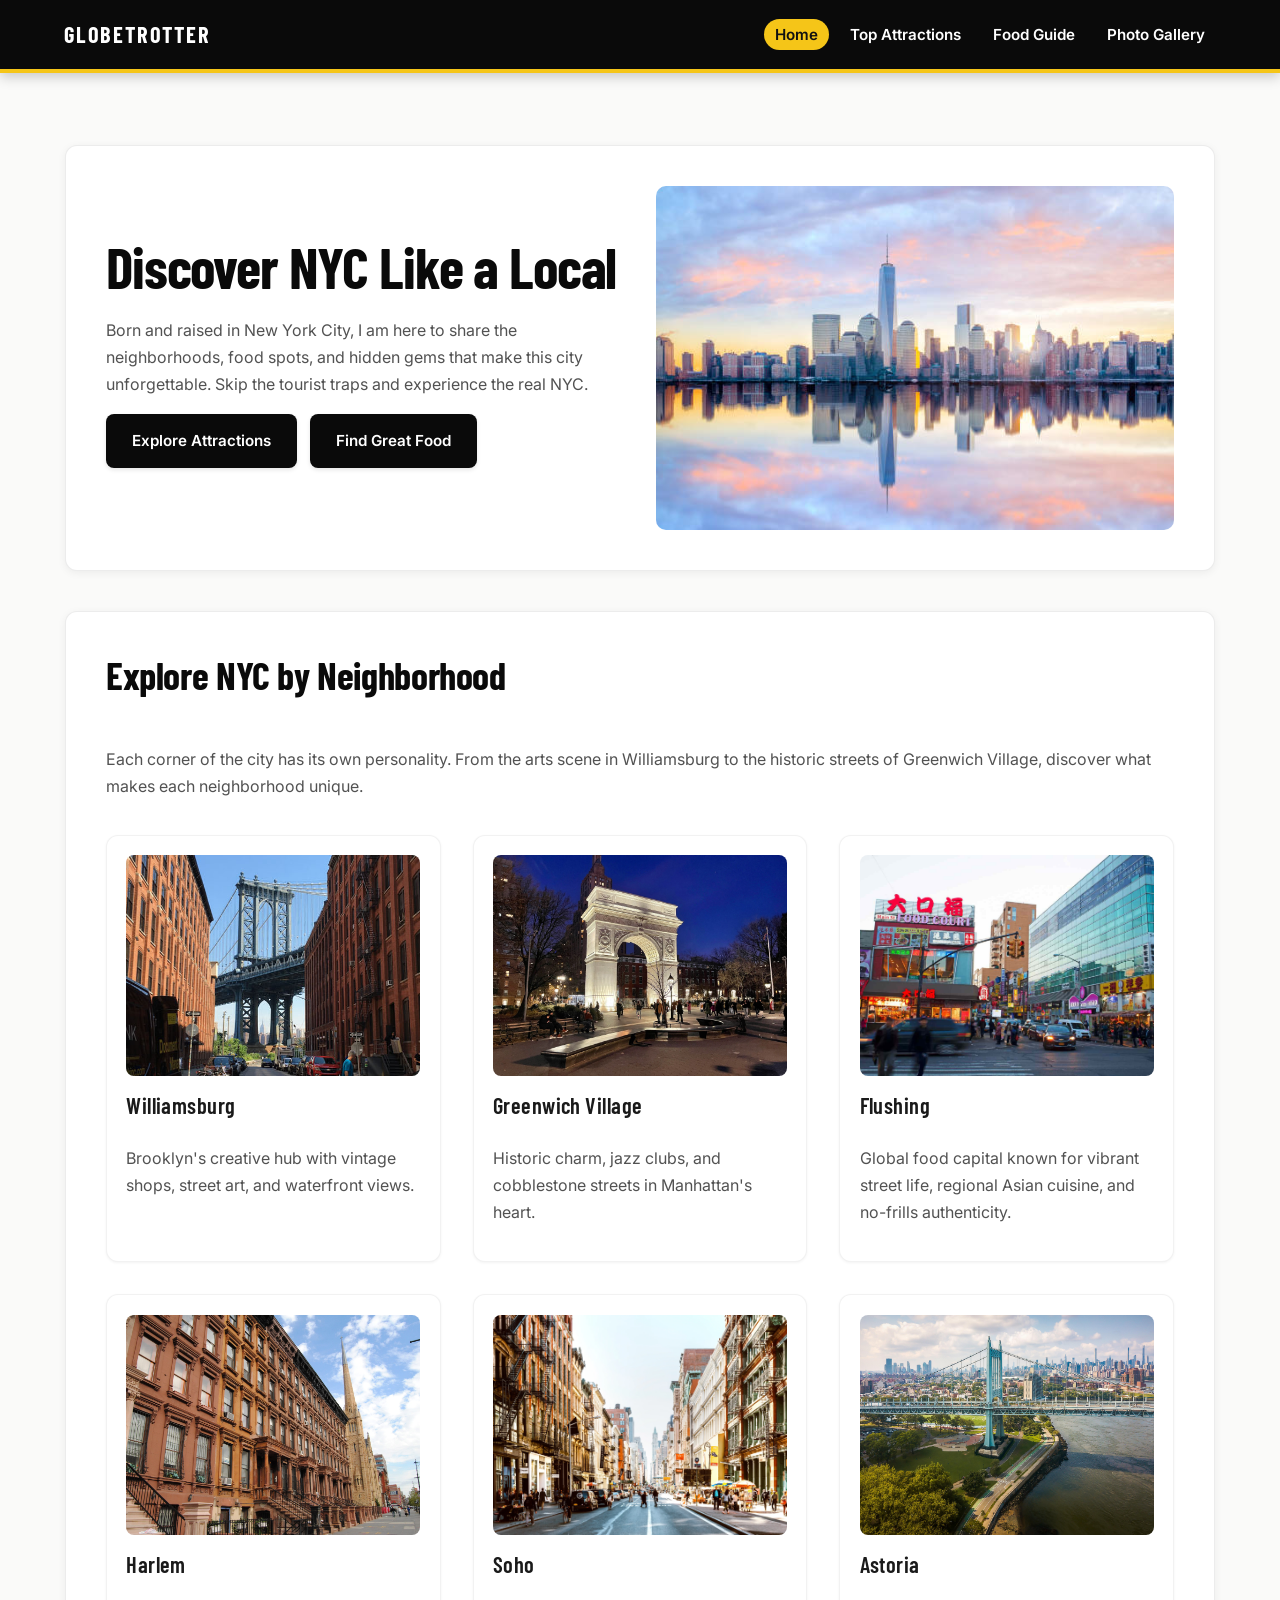
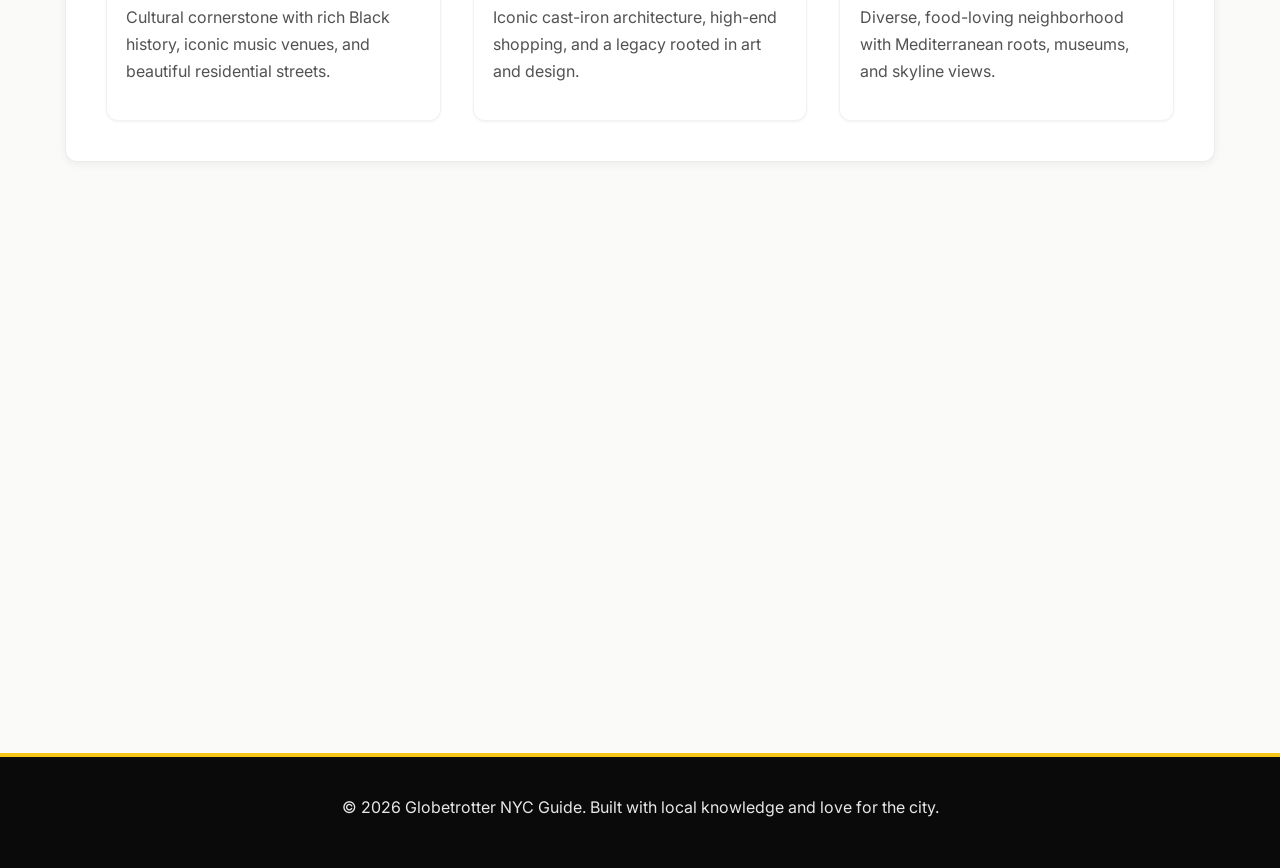
<file: index.html>
<!DOCTYPE html>
<html lang="en">
<head>
  <meta charset="UTF-8">
  <meta name="viewport" content="width=device-width, initial-scale=1.0">
  <title>Globetrotter - NYC Travel Guide</title>
  <link rel="preconnect" href="https://fonts.googleapis.com">
  <link rel="preconnect" href="https://fonts.gstatic.com" crossorigin>
  <link href="https://fonts.googleapis.com/css2?family=Barlow+Condensed:wght@600;700&family=Inter:wght@400;500;600&display=swap" rel="stylesheet">
  <link rel="stylesheet" href="styles.css">
</head>
<body>
  <header>
    <a class="site-brand" href="index.html">Globetrotter</a>
    <nav aria-label="Main navigation">
      <ul>
        <li><a href="index.html" aria-current="page">Home</a></li>
        <li><a href="attractions.html">Top Attractions</a></li>
        <li><a href="guide.html">Food Guide</a></li>
        <li><a href="gallery.html">Photo Gallery</a></li>
      </ul>
    </nav>
  </header>

  <main>
    <section class="hero fade-in-section">
      <div class="hero-content">
        <h1>Discover NYC Like a Local</h1>
        <p>Born and raised in New York City, I am here to share the neighborhoods, food spots, and hidden gems that make this city unforgettable. Skip the tourist traps and experience the real NYC.</p>
        <p>
          <a href="attractions.html">Explore Attractions</a>
          <a href="guide.html">Find Great Food</a>
        </p>
      </div>
      <div class="hero-image">
        <img src="images/index/skyline.jpg" alt="New York City skyline at sunset with Brooklyn Bridge in foreground">
      </div>
    </section>

    <section class="neighborhoods fade-in-section">
      <h2>Explore NYC by Neighborhood</h2>
      <p>Each corner of the city has its own personality. From the arts scene in Williamsburg to the historic streets of Greenwich Village, discover what makes each neighborhood unique.</p>

      <div class="neighborhood-cards">
        <article class="neighborhood-card animate-on-scroll">
          <img src="images/index/williamsburg.jpg" alt="Street art and cafes in Williamsburg, Brooklyn">
          <h3>Williamsburg</h3>
          <p>Brooklyn's creative hub with vintage shops, street art, and waterfront views.</p>
        </article>

        <article class="neighborhood-card animate-on-scroll">
          <img src="images/index/greenwich.webp" alt="Tree-lined street with brownstones in Greenwich Village">
          <h3>Greenwich Village</h3>
          <p>Historic charm, jazz clubs, and cobblestone streets in Manhattan's heart.</p>
        </article>

        <article class="neighborhood-card animate-on-scroll">
          <img src="images/index/flushing.jpg" alt="Busy streets and Asian restaurants in Flushing, Queen">
          <h3>Flushing</h3>
          <p>Global food capital known for vibrant street life, regional Asian cuisine, and no-frills authenticity.</p>
        </article>

        <article class="neighborhood-card animate-on-scroll">
          <img src="images/index/harlem.jpg" alt="Historic brownstones and cultural landmarks in Harlem">
          <h3>Harlem</h3>
          <p>Cultural cornerstone with rich Black history, iconic music venues, and beautiful residential streets.</p>
        </article>

        <article class="neighborhood-card animate-on-scroll">
          <img src="images/index/soho.webp" alt="Cast-iron buildings and shopping streets in SoHo, Manhattan">
          <h3>Soho</h3>
          <p>Iconic cast-iron architecture, high-end shopping, and a legacy rooted in art and design.</p>
        </article>

        <article class="neighborhood-card animate-on-scroll">
          <img src="images/index/astoria.jpeg" alt="Waterfront views and lively streets in Astoria, Queens">
          <h3>Astoria</h3>
          <p>Diverse, food-loving neighborhood with Mediterranean roots, museums, and skyline views.</p>
        </article>
      </div>
    </section>

    <section class="site-features fade-in-section">
      <h2>What You Will Find Here</h2>

      <div class="feature-cards">
        <article class="feature animate-on-scroll">
          <h3>Top Attractions</h3>
          <p>From iconic landmarks to off-the-beaten-path spots, filtered by neighborhood, budget, and indoor/outdoor options.</p>
          <a href="attractions.html">Browse Attractions</a>
        </article>

        <article class="feature animate-on-scroll">
          <h3>Food Guide</h3>
          <p>Curated restaurant picks for solo diners, friend groups, families, and budget-conscious travelers who want authentic flavor.</p>
          <a href="guide.html">See Food Guide</a>
        </article>

        <article class="feature animate-on-scroll">
          <h3>Photo Gallery</h3>
          <p>NYC through a local lens: real moments that capture the energy, diversity, and character of the five boroughs.</p>
          <a href="gallery.html">View Gallery</a>
        </article>
      </div>
    </section>
  </main>

  <footer>
    <p>&copy; 2026 Globetrotter NYC Guide. Built with local knowledge and love for the city.</p>
  </footer>

  <script>
    // Scroll animation observer
    const observerOptions = {
      threshold: 0.1,
      rootMargin: '0px 0px -100px 0px'
    };

    const observer = new IntersectionObserver((entries) => {
      entries.forEach(entry => {
        if (entry.isIntersecting) {
          entry.target.classList.add('is-visible');
        }
      });
    }, observerOptions);

    // Observe all elements with animation classes
    const animateElements = document.querySelectorAll('.animate-on-scroll, .fade-in-section');
    animateElements.forEach(el => observer.observe(el));
  </script>
</body>
</html>
</file>
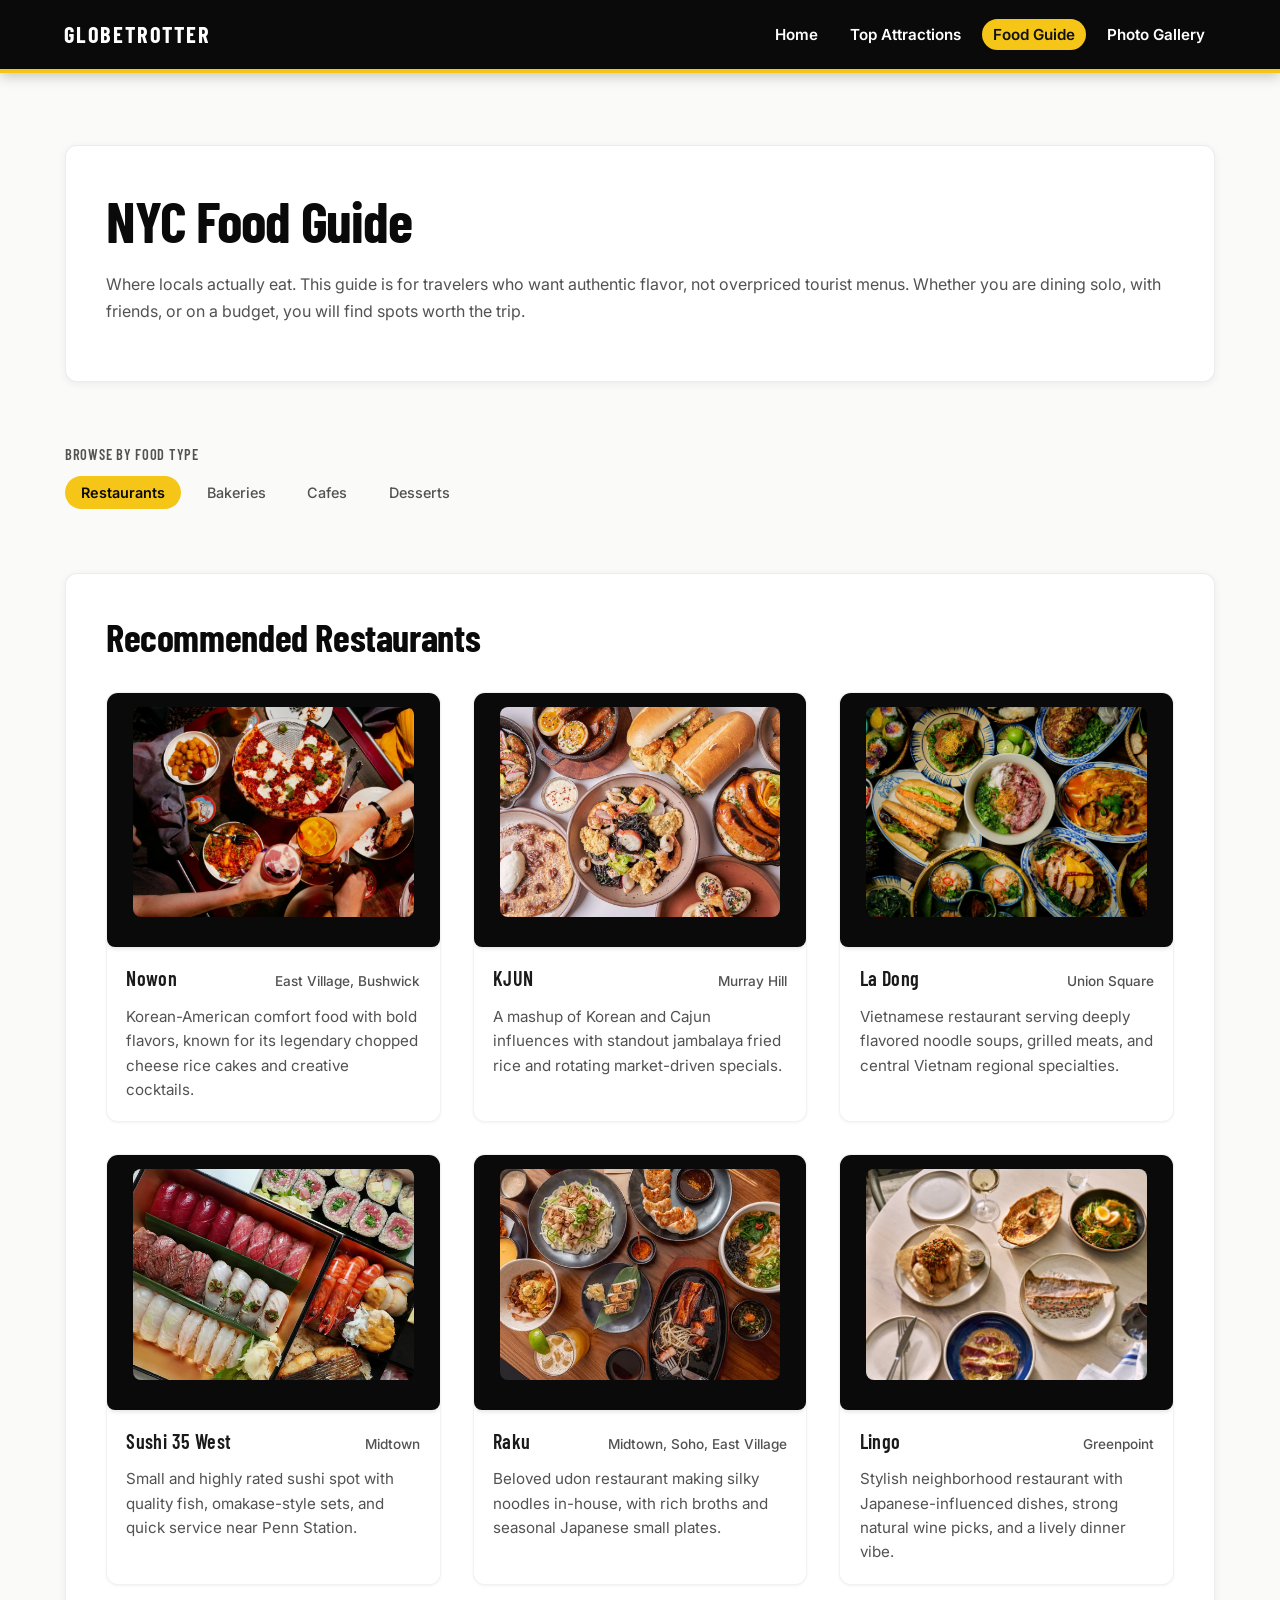
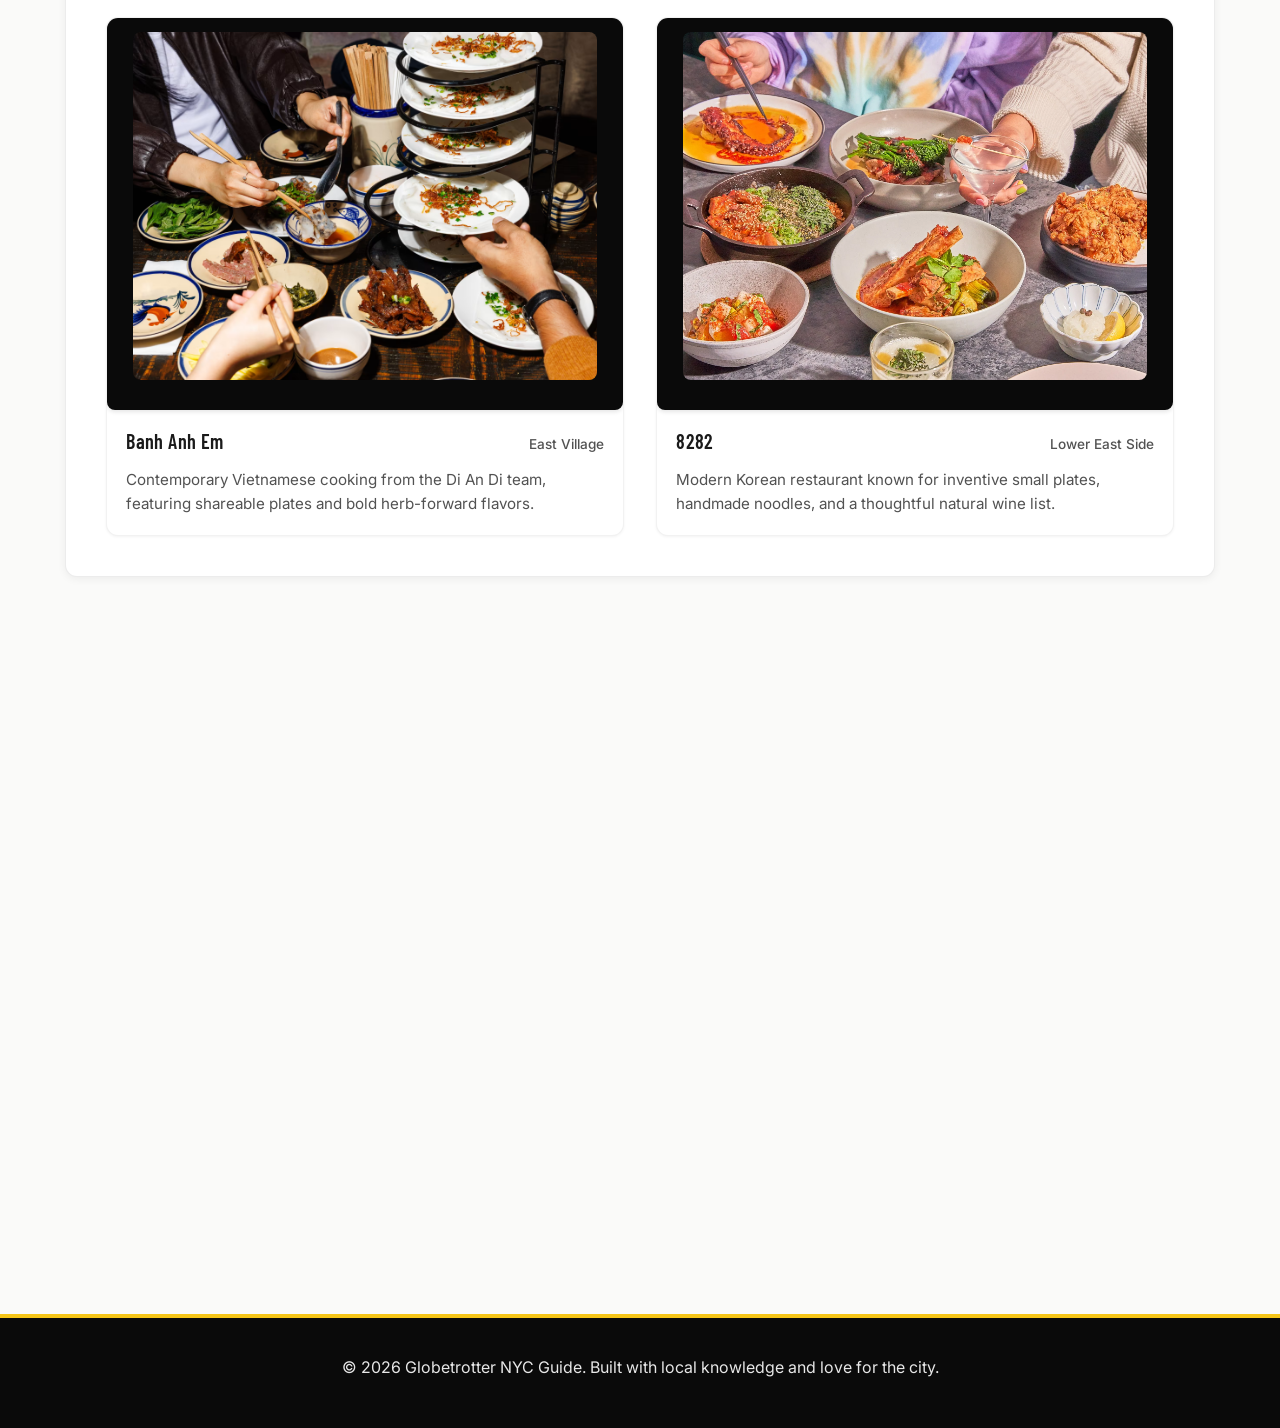
<file: guide.html>
<!DOCTYPE html>
<html lang="en">
<head>
  <meta charset="UTF-8">
  <meta name="viewport" content="width=device-width, initial-scale=1.0">
  <title>Food Guide - Globetrotter NYC</title>
  <link rel="preconnect" href="https://fonts.googleapis.com">
  <link rel="preconnect" href="https://fonts.gstatic.com" crossorigin>
  <link href="https://fonts.googleapis.com/css2?family=Barlow+Condensed:wght@600;700&family=Inter:wght@400;500;600&display=swap" rel="stylesheet">
  <link rel="stylesheet" href="styles.css">
</head>
<body>
  <header>
    <a class="site-brand" href="index.html">Globetrotter</a>
    <nav aria-label="Main navigation">
      <ul>
        <li><a href="index.html">Home</a></li>
        <li><a href="attractions.html">Top Attractions</a></li>
        <li><a href="guide.html" aria-current="page">Food Guide</a></li>
        <li><a href="gallery.html">Photo Gallery</a></li>
      </ul>
    </nav>
  </header>

  <main>
    <section class="page-header fade-in-section">
      <h1>NYC Food Guide</h1>
      <p>Where locals actually eat. This guide is for travelers who want authentic flavor, not overpriced tourist menus. Whether you are dining solo, with friends, or on a budget, you will find spots worth the trip.</p>
    </section>

    <section class="traveler-tabs fade-in-section">
      <h2>Browse by Food Type</h2>
      <nav aria-label="Filter by food category">
        <ul>
          <li><button type="button" class="category-filter is-active" data-filter="restaurants">Restaurants</button></li>
          <li><button type="button" class="category-filter" data-filter="bakeries">Bakeries</button></li>
          <li><button type="button" class="category-filter" data-filter="cafes">Cafes</button></li>
          <li><button type="button" class="category-filter" data-filter="desserts">Desserts</button></li>
        </ul>
      </nav>
    </section>

    <section class="food-guide fade-in-section">
      <h2>Recommended Restaurants</h2>
      <div class="food-grid">
        <article class="food-card animate-on-scroll" data-category="restaurants">
          <a href="https://www.nowonusa.com/" target="_blank" rel="noopener noreferrer">
            <img src="images/food/restaurants/nowon.webp" alt="Loaded burger and Korean-American small plates at Nowon">
          </a>
          <div class="food-card-content">
            <div class="food-card-header">
              <h3>Nowon</h3>
              <span class="food-card-location">East Village, Bushwick</span>
            </div>
            <p>Korean-American comfort food with bold flavors, known for its legendary chopped cheese rice cakes and creative cocktails.</p>
          </div>
        </article>

        <article class="food-card animate-on-scroll" data-category="restaurants">
          <a href="https://www.kjun-nyc.com/" target="_blank" rel="noopener noreferrer">
            <img src="images/food/restaurants/kjun.webp" alt="Louisiana-inspired Korean dishes at KJUN in a cozy dining room">
          </a>
          <div class="food-card-content">
            <div class="food-card-header">
              <h3>KJUN</h3>
              <span class="food-card-location">Murray Hill</span>
            </div>
            <p>A mashup of Korean and Cajun influences with standout jambalaya fried rice and rotating market-driven specials.</p>
          </div>
        </article>

        <article class="food-card animate-on-scroll" data-category="restaurants">
          <a href="https://www.ladongnyc.com" target="_blank" rel="noopener noreferrer">
            <img src="images/food/restaurants/ladong.jpeg" alt="Vietnamese rice noodle dishes and grilled meats at La Dong">
          </a>
          <div class="food-card-content">
            <div class="food-card-header">
              <h3>La Dong</h3>
              <span class="food-card-location">Union Square</span>
            </div>
            <p>Vietnamese restaurant serving deeply flavored noodle soups, grilled meats, and central Vietnam regional specialties.</p>
          </div>
        </article>

        <article class="food-card animate-on-scroll" data-category="restaurants">
          <a href="https://www.sushi35west.com/" target="_blank" rel="noopener noreferrer">
            <img src="images/food/restaurants/sushi.avif" alt="Assorted premium nigiri and maki set at Sushi 35 West">
          </a>
          <div class="food-card-content">
            <div class="food-card-header">
              <h3>Sushi 35 West</h3>
              <span class="food-card-location">Midtown</span>
            </div>
            <p>Small and highly rated sushi spot with quality fish, omakase-style sets, and quick service near Penn Station.</p>
          </div>
        </article>

        <article class="food-card animate-on-scroll" data-category="restaurants">
          <a href="https://www.rakunyc.com" target="_blank" rel="noopener noreferrer">
            <img src="images/food/restaurants/raku.jpeg" alt="Handmade udon noodles in hot broth at Raku">
          </a>
          <div class="food-card-content">
            <div class="food-card-header">
              <h3>Raku</h3>
              <span class="food-card-location">Midtown, Soho, East Village</span>
            </div>
            <p>Beloved udon restaurant making silky noodles in-house, with rich broths and seasonal Japanese small plates.</p>
          </div>
        </article>

        <article class="food-card animate-on-scroll" data-category="restaurants">
          <a href="https://www.lingobk.com" target="_blank" rel="noopener noreferrer">
            <img src="images/food/restaurants/lingo.jpg" alt="Modern Japanese-inspired plates and cocktails at Lingo">
          </a>
          <div class="food-card-content">
            <div class="food-card-header">
              <h3>Lingo</h3>
              <span class="food-card-location">Greenpoint</span>
            </div>
            <p>Stylish neighborhood restaurant with Japanese-influenced dishes, strong natural wine picks, and a lively dinner vibe.</p>
          </div>
        </article>

        <article class="food-card animate-on-scroll" data-category="restaurants">
          <a href="https://www.banhanhem.com/home" target="_blank" rel="noopener noreferrer">
            <img src="images/food/restaurants/banh.avif" alt="Vietnamese banh xeo crepe and shared plates at Banh Anh Em">
          </a>
          <div class="food-card-content">
            <div class="food-card-header">
              <h3>Banh Anh Em</h3>
              <span class="food-card-location">East Village</span>
            </div>
            <p>Contemporary Vietnamese cooking from the Di An Di team, featuring shareable plates and bold herb-forward flavors.</p>
          </div>
        </article>

        <article class="food-card animate-on-scroll" data-category="restaurants">
          <a href="https://www.eightwoeightwo.com/" target="_blank" rel="noopener noreferrer">
            <img src="images/food/restaurants/8282.webp" alt="Contemporary Korean small plates and noodles at 8282">
          </a>
          <div class="food-card-content">
            <div class="food-card-header">
              <h3>8282</h3>
              <span class="food-card-location">Lower East Side</span>
            </div>
            <p>Modern Korean restaurant known for inventive small plates, handmade noodles, and a thoughtful natural wine list.</p>
          </div>
        </article>

        <article class="food-card animate-on-scroll" data-category="bakeries">
          <a href="https://www.fromkora.com/" target="_blank" rel="noopener noreferrer">
            <img src="images/food/bakeries/kora.webp" alt="Colorful filled brioche donuts and pastries at Kora">
          </a>
          <div class="food-card-content">
            <div class="food-card-header">
              <h3>Kora</h3>
              <span class="food-card-location">Sunnyside</span>
            </div>
            <p>Filipino-inspired donut shop known for rotating flavors, brioche dough, and creative seasonal fillings.</p>
          </div>
        </article>

        <article class="food-card animate-on-scroll" data-category="bakeries">
          <a href="https://www.lyseenyc.com" target="_blank" rel="noopener noreferrer">
            <img src="images/food/bakeries/lysee.webp" alt="Elegant Korean-French pastries displayed at Lysee">
          </a>
          <div class="food-card-content">
            <div class="food-card-header">
              <h3>Lysee</h3>
              <span class="food-card-location">Flatiron</span>
            </div>
            <p>Refined Korean-French dessert salon with beautifully plated pastries, cakes, and tea-time treats.</p>
          </div>
        </article>

        <article class="food-card animate-on-scroll" data-category="bakeries">
          <a href="https://www.radiobakery.nyc/" target="_blank" rel="noopener noreferrer">
            <img src="images/food/bakeries/radio.avif" alt="Freshly baked pastries and breads arranged at Radio Bakery">
          </a>
          <div class="food-card-content">
            <div class="food-card-header">
              <h3>Radio Bakery</h3>
              <span class="food-card-location">Prospect Heights, Greenpoint</span>
            </div>
            <p>Neighborhood favorite for laminated pastries, savory bakes, and naturally leavened breads.</p>
          </div>
        </article>

        <article class="food-card animate-on-scroll" data-category="bakeries">
          <a href="https://www.dominiqueanselny.com" target="_blank" rel="noopener noreferrer">
            <img src="images/food/bakeries/dominique.jpeg" alt="Signature Cronut and pastries at Dominique Ansel Bakery">
          </a>
          <div class="food-card-content">
            <div class="food-card-header">
              <h3>Dominique Ansel Bakery</h3>
              <span class="food-card-location">Soho</span>
            </div>
            <p>Inventor of the Cronut, offering inventive pastries and a rotating lineup of creative baked desserts.</p>
          </div>
        </article>

        <article class="food-card animate-on-scroll" data-category="bakeries">
          <a href="https://salswee.com/" target="_blank" rel="noopener noreferrer">
            <img src="images/food/bakeries/salswee.webp" alt="Korean-style cakes and pastries at SALSWEE">
          </a>
          <div class="food-card-content">
            <div class="food-card-header">
              <h3>SALSWEE</h3>
              <span class="food-card-location">Flatiron</span>
            </div>
            <p>Modern Korean bakery and cafe with elegant cakes, cream-filled pastries, and seasonal dessert specials.</p>
          </div>
        </article>

        <article class="food-card animate-on-scroll" data-category="cafes">
          <a href="https://www.instagram.com/lephin.nyc/?hl=en" target="_blank" rel="noopener noreferrer">
            <img src="images/food/cafes/lephin.jpg" alt="Vietnamese coffee and pastries served at Le Phin">
          </a>
          <div class="food-card-content">
            <div class="food-card-header">
              <h3>Le Phin</h3>
              <span class="food-card-location">East Village</span>
            </div>
            <p>Vietnamese coffee shop serving rich phin-brewed drinks, matcha, and a calm minimalist atmosphere.</p>
          </div>
        </article>

        <article class="food-card animate-on-scroll" data-category="cafes">
          <a href="https://www.brooklynballfactory.com/" target="_blank" rel="noopener noreferrer">
            <img src="images/food/cafes/brooklyn.jpg" alt="Specialty coffee and mochi donuts at Brooklyn Ball Factory">
          </a>
          <div class="food-card-content">
            <div class="food-card-header">
              <h3>Brooklyn Ball Factory</h3>
              <span class="food-card-location">Williamsburg</span>
            </div>
            <p>Cozy cafe best known for specialty drinks and chewy rice-ball donuts in unique seasonal flavors.</p>
          </div>
        </article>

        <article class="food-card animate-on-scroll" data-category="cafes">
          <a href="https://www.versenyc.co/" target="_blank" rel="noopener noreferrer">
            <img src="images/food/cafes/verse.jpg" alt="Coffee and espresso drinks prepared at Verse">
          </a>
          <div class="food-card-content">
            <div class="food-card-header">
              <h3>Verse</h3>
              <span class="food-card-location">Long Island City</span>
            </div>
            <p>Sleek neighborhood coffee bar with carefully brewed espresso drinks and a strong pastry program.</p>
          </div>
        </article>

        <article class="food-card animate-on-scroll" data-category="cafes">
          <a href="https://www.instagram.com/headrestcoffee/?hl=en" target="_blank" rel="noopener noreferrer">
            <img src="images/food/cafes/headrest.png" alt="Espresso drinks served in a bright space at Headrest Coffee">
          </a>
          <div class="food-card-content">
            <div class="food-card-header">
              <h3>HEADREST COFFEE</h3>
              <span class="food-card-location">Bushwick</span>
            </div>
            <p>Stylish Brooklyn cafe with excellent espresso, rotating beans, and a laid-back neighborhood feel.</p>
          </div>
        </article>

        <article class="food-card animate-on-scroll" data-category="cafes">
          <a href="https://www.instagram.com/papercoffeenyc/?hl=en" target="_blank" rel="noopener noreferrer">
            <img src="images/food/cafes/paper.jpg" alt="Pour-over coffee bar inside Paper Coffee">
          </a>
          <div class="food-card-content">
            <div class="food-card-header">
              <h3>Paper Coffee</h3>
              <span class="food-card-location">NoMad</span>
            </div>
            <p>Design-forward cafe inside The Ace Hotel serving quality espresso, pour-overs, and seasonal drinks.</p>
          </div>
        </article>

        <article class="food-card animate-on-scroll" data-category="desserts">
          <a href="https://www.instagram.com/yuanyangdessert" target="_blank" rel="noopener noreferrer">
            <img src="images/food/desserts/yuanyang.jpeg" alt="Hong Kong-style sweet soups and desserts at YuanYang Dessert">
          </a>
          <div class="food-card-content">
            <div class="food-card-header">
              <h3>YuanYang Dessert</h3>
              <span class="food-card-location">Flushing</span>
            </div>
            <p>Popular spot for Hong Kong-style sweet soups, tofu pudding, and warm dessert bowls.</p>
          </div>
        </article>

        <article class="food-card animate-on-scroll" data-category="desserts">
          <a href="https://www.corner.inc/place/pGzDVKHJee8V" target="_blank" rel="noopener noreferrer">
            <img src="images/food/desserts/guoduo.jpg" alt="Fresh fruit cream cakes displayed at Guo Duo Cake">
          </a>
          <div class="food-card-content">
            <div class="food-card-header">
              <h3>Guo Duo Cake</h3>
              <span class="food-card-location">Flushing</span>
            </div>
            <p>Chinese bakery specializing in soft sponge cakes, fruit-topped cream cakes, and celebratory desserts.</p>
          </div>
        </article>

        <article class="food-card animate-on-scroll" data-category="desserts">
          <a href="https://www.oddfellowsnyc.com" target="_blank" rel="noopener noreferrer">
            <img src="images/food/desserts/oddfellows.webp" alt="Creative scoops and cones at OddFellows Ice Cream">
          </a>
          <div class="food-card-content">
            <div class="food-card-header">
              <h3>OddFellows Ice Cream Co.</h3>
              <span class="food-card-location">Brooklyn Bridge Park, Chelsea, Domino Park</span>
            </div>
            <p>Inventive ice cream shop with bold flavors, rotating seasonal specials, and fun sundae options.</p>
          </div>
        </article>

        <article class="food-card animate-on-scroll" data-category="desserts">
          <a href="https://www.instagram.com/thelittleonenyc/?hl=en" target="_blank" rel="noopener noreferrer">
            <img src="images/food/desserts/thelittleone.avif" alt="Delicate plated desserts and pastries at The Little One">
          </a>
          <div class="food-card-content">
            <div class="food-card-header">
              <h3>The Little One</h3>
              <span class="food-card-location">Chinatown</span>
            </div>
            <p>Chinatown dessert cafe known for beautifully plated sweets and thoughtfully crafted specialty drinks.</p>
          </div>
        </article>

        <article class="food-card animate-on-scroll" data-category="desserts">
          <a href="https://meetfresh.us/" target="_blank" rel="noopener noreferrer">
            <img src="images/food/desserts/meetfresh.webp" alt="Taiwanese grass jelly, taro balls, and shaved ice at Meet Fresh">
          </a>
          <div class="food-card-content">
            <div class="food-card-header">
              <h3>Meet Fresh USA</h3>
              <span class="food-card-location">Flushing, Bayside</span>
            </div>
            <p>Taiwanese dessert chain famous for taro balls, shaved ice, herbal jelly, and customizable sweet bowls.</p>
          </div>
        </article>
      </div>
      <p class="filter-empty-state" hidden>No spots in this category yet. Try another filter.</p>
    </section>

    <section class="etiquette fade-in-section">
      <h2>Local Etiquette and Ordering Tips</h2>
      <ul>
        <li><strong>Cash is king</strong> - Many legendary spots are cash-only. Carry $20-40 in small bills.</li>
        <li><strong>Counter culture</strong> - Counter seating is often faster and gives you more interaction with staff.</li>
        <li><strong>Tipping</strong> - Standard is 18-20% for table service. For takeout, 10% is appreciated.</li>
        <li><strong>Peak times</strong> - Weekend brunch gets crowded. Weekday mornings and late afternoons are calmer.</li>
        <li><strong>No reservations</strong> - Add your name and explore nearby while you wait.</li>
      </ul>
    </section>

    <section class="explore-more fade-in-section">
      <h2>Keep Exploring</h2>
      <p>Pair these food spots with nearby attractions or see the neighborhoods come alive in the photo gallery.</p>
      <div class="explore-links">
        <a href="attractions.html">Browse Top Attractions</a>
        <a href="gallery.html">View Photo Gallery</a>
      </div>
    </section>
  </main>

  <footer>
    <p>&copy; 2026 Globetrotter NYC Guide. Built with local knowledge and love for the city.</p>
  </footer>
  <script>
    const filterButtons = document.querySelectorAll(".category-filter");
    const foodCards = document.querySelectorAll(".food-card");
    const emptyState = document.querySelector(".filter-empty-state");
    const guideHeading = document.querySelector(".food-guide h2");

    const categoryTitles = {
      restaurants: "Recommended Restaurants",
      bakeries: "Recommended Bakeries",
      cafes: "Recommended Coffee & Tea Spots",
      desserts: "Recommended Ice Cream & Dessert Spots"
    };

    function setActiveButton(selectedCategory) {
      filterButtons.forEach((button) => {
        const isActive = button.dataset.filter === selectedCategory;
        button.classList.toggle("is-active", isActive);
        button.setAttribute("aria-pressed", isActive ? "true" : "false");
      });
    }

    function applyFilter(selectedCategory) {
      let visibleCount = 0;

      foodCards.forEach((card) => {
        const cardCategory = card.dataset.category;
        const shouldShow = selectedCategory === "all" || cardCategory === selectedCategory;

        card.hidden = !shouldShow;
        if (shouldShow) visibleCount += 1;
      });

      if (emptyState) {
        emptyState.hidden = visibleCount > 0;
      }

      if (guideHeading && categoryTitles[selectedCategory]) {
        guideHeading.textContent = categoryTitles[selectedCategory];
      }
    }

    filterButtons.forEach((button) => {
      button.addEventListener("click", () => {
        const selectedCategory = button.dataset.filter;
        if (!selectedCategory) return;

        setActiveButton(selectedCategory);
        applyFilter(selectedCategory);
      });
    });

    setActiveButton("restaurants");
    applyFilter("restaurants");

    // Scroll animation observer
    const observerOptions = {
      threshold: 0.1,
      rootMargin: '0px 0px -100px 0px'
    };

    const observer = new IntersectionObserver((entries) => {
      entries.forEach(entry => {
        if (entry.isIntersecting) {
          entry.target.classList.add('is-visible');
        }
      });
    }, observerOptions);

    // Observe all elements with animation classes
    const animateElements = document.querySelectorAll('.animate-on-scroll, .fade-in-section');
    animateElements.forEach(el => observer.observe(el));
  </script>
</body>
</html>
</file>
<file: styles.css>
:root {
  --bg: #fafaf9;
  --surface: #ffffff;
  --surface-muted: #f5f5f4;
  --text: #0a0a0a;
  --text-muted: #525252;
  --accent: #f5c518;
  --accent-dark: #b38700;
  --accent-light: #fffbeb;
  --border: #e5e5e5;
  --border-accent: #e0b015;
  --shadow: 0 6px 20px rgba(10, 10, 10, 0.14);
}

*,
*::before,
*::after {
  box-sizing: border-box;
}

[hidden] {
  display: none !important;
}

body {
  margin: 0;
  font-family: "Inter", Arial, sans-serif;
  background: var(--bg);
  color: var(--text);
  line-height: 1.65;
  font-size: 1rem;
}

img {
  max-width: 100%;
  display: block;
}

a {
  color: inherit;
}

header {
  position: sticky;
  top: 0;
  z-index: 20;
  background: #0a0a0a;
  color: #fff;
  display: flex;
  justify-content: space-between;
  align-items: center;
  gap: 1.5rem;
  padding: 1rem 5vw;
  border-bottom: 4px solid var(--accent);
  box-shadow: 0 4px 12px rgba(0, 0, 0, 0.2);
}

.site-brand {
  text-decoration: none;
  font-family: "Barlow Condensed", Arial, sans-serif;
  text-transform: uppercase;
  letter-spacing: 0.08em;
  font-weight: 700;
  font-size: 1.4rem;
}

header nav ul {
  list-style: none;
  margin: 0;
  padding: 0;
  display: flex;
  flex-wrap: wrap;
  gap: 0.4rem;
}

@media (min-width: 768px) {
  header nav ul {
    gap: 0.6rem;
  }
}

header nav a {
  text-decoration: none;
  color: #fff;
  font-size: 0.95rem;
  font-weight: 600;
  padding: 0.4rem 0.7rem;
  border-radius: 999px;
  transition: background-color 0.2s ease, color 0.2s ease;
}

header nav a:hover,
header nav a:focus-visible {
  background: #2a2a2a;
}

header nav a[aria-current="page"] {
  background: var(--accent);
  color: #111;
}

main {
  width: min(1150px, 92vw);
  margin: 0 auto;
  padding: 1.5rem 0 3rem;
}

@media (min-width: 768px) {
  main {
    padding: 2rem 0 4rem;
  }
}

section {
  margin-block: 1.5rem;
  background: var(--surface);
  border: 1px solid rgba(191, 191, 191, 0.3);
  border-radius: 12px;
  padding: 1.5rem;
  box-shadow: 0 2px 8px rgba(10, 10, 10, 0.06);
}

@media (min-width: 768px) {
  section {
    margin-block: 2rem;
    border-radius: 12px;
    padding: 2rem;
  }
}

@media (min-width: 1024px) {
  section {
    margin-block: 2.5rem;
    padding: 2.5rem;
  }
}

h1,
h2,
h3 {
  font-family: "Barlow Condensed", Arial, sans-serif;
  letter-spacing: 0.02em;
  line-height: 1.2;
  margin-top: 0;
  color: var(--text);
}

h1 {
  font-size: clamp(2.4rem, 5vw, 4rem);
  font-weight: 700;
  margin-bottom: 1rem;
  letter-spacing: -0.02em;
}

h2 {
  font-size: clamp(1.8rem, 3.5vw, 2.8rem);
  font-weight: 700;
  margin-bottom: 0.8rem;
  letter-spacing: -0.01em;
}

h3 {
  font-size: clamp(1.1rem, 2vw, 1.4rem);
  font-weight: 600;
  margin-bottom: 0.6rem;
  color: #1a1a1a;
}

p,
li,
label,
option,
select {
  color: var(--text-muted);
  line-height: 1.7;
}

.hero {
  display: flex;
  gap: 1.5rem;
}

.hero img {
  width: 100%;
  border-radius: 10px;
  max-height: 350px;
  object-fit: cover;
}

@media (min-width: 768px) {
  .hero img {
    max-height: 400px;
  }
}

@media (min-width: 1024px) {
  .hero img {
    max-height: 470px;
  }
}

.hero p:last-of-type {
  display: flex;
  flex-wrap: wrap;
  gap: 0.8rem;
}

.hero p:last-of-type a,
.feature a,
.explore-links a,
.context-links a,
.food-card a {
  display: inline-block;
  text-decoration: none;
  background: var(--text);
  color: #fff;
  padding: 0.75rem 1.5rem;
  border-radius: 8px;
  font-weight: 600;
  font-size: 0.95rem;
  border: 2px solid transparent;
  transition: all 0.2s ease;
  box-shadow: 0 2px 4px rgba(10, 10, 10, 0.1);
}

.hero p:last-of-type a:hover,
.feature a:hover,
.explore-links a:hover,
.context-links a:hover,
.food-card a:hover {
  background: var(--accent);
  color: var(--text);
  border-color: var(--accent-dark);
  transform: translateY(-1px);
  box-shadow: 0 4px 8px rgba(245, 197, 24, 0.3);
}

.vibe-strip ul {
  display: flex;
  flex-wrap: wrap;
  gap: 0.7rem;
  list-style: none;
  padding: 0;
  margin: 0;
}

.vibe-strip li {
  background: var(--accent-light);
  border-left: 5px solid var(--accent);
  border-radius: 6px;
  padding: 0.6rem 0.9rem;
  font-weight: 600;
  color: var(--text);
}

.neighborhoods,
.site-features,
.itinerary,
.attractions,
.food-guide,
.gallery {
  display: flex;
  flex-direction: column;
  gap: 1.2rem;
}

.neighborhood-card,
.feature,
.itinerary-block,
.attraction-card,
.food-card,
.gallery figure {
  background: var(--surface);
  border: 1px solid rgba(191, 191, 191, 0.2);
  border-radius: 12px;
  padding: 1.2rem;
  transition: all 0.3s ease;
  display: flex;
  flex-direction: column;
  align-items: flex-start;
  box-shadow: 0 1px 3px rgba(10, 10, 10, 0.05);
}

.neighborhood-card:hover,
.attraction-card:hover,
.food-card:hover,
.gallery figure:hover {
  border-color: var(--accent);
  box-shadow: 0 8px 24px rgba(10, 10, 10, 0.1);
  transform: translateY(-2px);
}

.neighborhood-card img,
.attraction-card img,
.food-card img {
  order: -1;
  margin-bottom: 0.7rem;
}

/* Food card specific styling */
.food-card {
  padding: 0;
  overflow: hidden;
}

.food-card a {
  display: block;
  text-decoration: none;
  color: inherit;
}

.food-card img {
  margin-bottom: 0;
  transition: transform 0.3s ease;
}

.food-card a:hover img {
  transform: scale(1.05);
}

.food-card-content {
  padding: 1.2rem;
}

.food-card-header {
  display: flex;
  justify-content: space-between;
  align-items: baseline;
  gap: 0.75rem;
  margin-bottom: 0.75rem;
  flex-wrap: wrap;
}

.food-card h3 {
  margin: 0;
  font-size: 1.25rem;
}

.food-card-location {
  font-size: 0.85rem;
  color: var(--text-muted);
  font-weight: 500;
  white-space: nowrap;
}

.food-card p {
  margin: 0;
  font-size: 0.95rem;
  line-height: 1.6;
}

.feature a {
  margin-top: auto;
  align-self: stretch;
  text-align: center;
}

.neighborhood-card img,
.attraction-card img,
.food-card img,
.gallery img {
  width: 100%;
  border-radius: 8px;
  aspect-ratio: 4 / 3;
  object-fit: cover;
  margin-bottom: 1rem;
}

.itinerary-block {
  border-left: 7px solid var(--accent);
  background: var(--accent-light);
}

.neighborhood-cards,
.feature-cards,
.itinerary-timeline,
.attraction-grid,
.food-grid,
.gallery-grid {
  display: flex;
  flex-wrap: wrap;
  gap: 1.25rem;
}

@media (min-width: 768px) {
  .neighborhood-cards,
  .feature-cards,
  .itinerary-timeline,
  .attraction-grid,
  .food-grid,
  .gallery-grid {
    gap: 1.5rem;
  }
}

@media (min-width: 1024px) {
  .neighborhood-cards,
  .feature-cards,
  .itinerary-timeline,
  .attraction-grid,
  .food-grid,
  .gallery-grid {
    gap: 2rem;
  }
}

/* Flex item sizing handled in media queries below */

.gallery figure {
  margin: 0;
  display: flex;
  flex-direction: column;
}

.gallery figure img {
  order: -1;
}

.gallery figcaption {
  margin-top: 0.7rem;
  font-size: 0.95rem;
  color: var(--text-muted);
}

/* Make filter section more subtle */
.traveler-tabs {
  background: transparent;
  border: none;
  box-shadow: none;
  padding: 1.5rem 0;
  margin-bottom: 0;
}

.traveler-tabs h2 {
  font-size: 0.9rem;
  font-weight: 600;
  text-transform: uppercase;
  letter-spacing: 0.05em;
  color: var(--text-muted);
  margin-bottom: 0.75rem;
}

.traveler-tabs nav {
  background: transparent;
}

.traveler-tabs ul {
  list-style: none;
  margin: 0;
  padding: 0;
  display: flex;
  flex-wrap: wrap;
  gap: 0.6rem;
}

.filters form {
  background: var(--surface-muted);
  border: 1px solid var(--border);
  border-radius: 12px;
  padding: 1rem;
}

.traveler-tabs a,
.traveler-tabs .category-filter {
  text-decoration: none;
  padding: 0.5rem 1rem;
  border: none;
  border-radius: 999px;
  background: transparent;
  font-weight: 500;
  color: var(--text-muted);
  font-family: inherit;
  font-size: 0.9rem;
  cursor: pointer;
  transition: all 0.2s ease;
}

.traveler-tabs a:hover,
.traveler-tabs a:focus,
.traveler-tabs .category-filter:hover,
.traveler-tabs .category-filter:focus {
  background: rgba(10, 10, 10, 0.05);
  color: var(--text);
}

.traveler-tabs .category-filter.is-active {
  background: var(--accent);
  color: var(--text);
  font-weight: 600;
}

.filter-row {
  display: flex;
  flex-wrap: wrap;
  gap: 1rem;
}

.filter-group {
  flex: 1 1 180px;
  min-width: 180px;
}

.filter-group label {
  display: block;
  margin-bottom: 0.35rem;
  font-weight: 600;
  color: var(--text);
}

.filter-group select {
  width: 100%;
  border: 1px solid var(--border);
  border-radius: 8px;
  padding: 0.55rem;
  background: #fff;
}

.context-links,
.explore-links {
  display: flex;
  flex-wrap: wrap;
  gap: 0.8rem;
}

.mini-map a {
  color: var(--accent-dark);
  font-weight: 600;
  text-decoration: underline;
  text-underline-offset: 0.12em;
}

.mini-map a:hover,
.mini-map a:focus-visible {
  color: var(--text);
}

.etiquette ul {
  padding-left: 1.2rem;
}

footer {
  margin-top: 1rem;
  padding: 1.3rem 5vw 1.9rem;
  text-align: center;
  color: #fff;
  background: #0a0a0a;
  border-top: 4px solid var(--accent);
}

footer p {
  color: #ffffff;
  opacity: 0.9;
}

/* ===================================
   MOBILE-FIRST BASE STYLES (320px+)
   =================================== */

/* Mobile defaults: 1 column, stacked layout */
.hero {
  flex-direction: column;
}

.hero-content,
.hero-image {
  width: 100%;
}

.neighborhood-cards > *,
.feature-cards > *,
.itinerary-timeline > *,
.attraction-grid > *,
.food-grid > *,
.gallery-grid > * {
  flex: 1 1 100%;
  min-width: 100%;
}

.hero p:last-of-type a,
.feature a,
.food-card a {
  width: 100%;
  text-align: center;
}

.filter-group {
  flex: 1 1 100%;
}

header {
  position: static;
  flex-direction: column;
  align-items: flex-start;
}

/* Mobile polish for cleaner visual rhythm */
@media (max-width: 767px) {
  main {
    width: min(100%, 94vw);
    padding: 1rem 0 2rem;
  }

  section {
    margin-block: 1rem;
    padding: 1rem;
    border-radius: 10px;
  }

  h1 {
    font-size: clamp(2rem, 9vw, 2.6rem);
    margin-bottom: 0.75rem;
  }

  h2 {
    font-size: clamp(1.45rem, 7vw, 1.9rem);
    margin-bottom: 0.6rem;
  }

  p,
  li {
    line-height: 1.55;
  }

  header {
    position: sticky;
    top: 0;
    gap: 0.8rem;
    padding: 0.75rem 4vw;
    z-index: 30;
  }

  .site-brand {
    font-size: 1.25rem;
  }

  header nav {
    width: 100%;
  }

  header nav ul {
    display: grid;
    grid-template-columns: repeat(2, minmax(0, 1fr));
    gap: 0.45rem;
    width: 100%;
  }

  header nav a {
    display: flex;
    justify-content: center;
    white-space: nowrap;
    width: 100%;
    padding: 0.45rem 0.75rem;
    font-size: 0.86rem;
    border: 1px solid rgba(255, 255, 255, 0.2);
    background: rgba(255, 255, 255, 0.04);
  }

  .hero {
    gap: 1rem;
  }

  .hero p:last-of-type {
    flex-direction: column;
    gap: 0.55rem;
    margin-top: 0.25rem;
  }

  .hero p:last-of-type a,
  .feature a,
  .food-card a,
  .explore-links a,
  .context-links a {
    width: 100%;
    padding: 0.62rem 1rem;
    font-size: 0.92rem;
  }

  .hero p:last-of-type a {
    max-width: 22rem;
    margin-inline: auto;
    border-radius: 10px;
    font-size: 0.95rem;
    padding: 0.72rem 1rem;
    box-shadow: 0 1px 3px rgba(10, 10, 10, 0.12);
  }

  .hero p:last-of-type a + a {
    background: #fff;
    color: var(--text);
    border-color: var(--border);
  }

  .hero p:last-of-type a + a:hover {
    background: var(--accent-light);
    border-color: var(--accent-dark);
  }

  .neighborhood-card,
  .feature,
  .itinerary-block,
  .attraction-card,
  .gallery figure {
    padding: 1rem;
  }

  .food-card-content {
    padding: 1rem;
  }

  .traveler-tabs {
    padding: 1rem 0;
  }

  .traveler-tabs ul {
    flex-wrap: nowrap;
    overflow-x: auto;
    -webkit-overflow-scrolling: touch;
    padding-bottom: 0.2rem;
  }

  .filter-row {
    gap: 0.75rem;
  }

  .filters form {
    padding: 0.85rem;
  }

  #attractions-map {
    height: 360px;
  }
}

/* ===================================
   TABLET (768px+)
   =================================== */

@media (min-width: 768px) {
  /* Header: side-by-side logo and nav */
  header {
    position: sticky;
    flex-direction: row;
    align-items: center;
    justify-content: space-between;
  }

  /* Slightly larger headings for tablet+ */
  h1 {
    font-size: clamp(2.4rem, 4.5vw, 3.6rem);
  }

  h2 {
    font-size: clamp(1.8rem, 3vw, 2.5rem);
  }

  /* Cards: 2 per row (3 for food on larger tablets) */
  .neighborhood-cards > *,
  .feature-cards > *,
  .attraction-grid > *,
  .gallery-grid > * {
    flex: 1 1 calc((100% - 1.5rem) / 2);
    min-width: 280px;
  }

  /* Food grid: 3 per row on tablet+ */
  .food-grid > * {
    flex: 1 1 calc((100% - 3rem) / 3);
    min-width: 240px;
  }

  /* Itinerary: keep stacked for timeline flow */
  .itinerary-timeline > * {
    flex: 1 1 100%;
    min-width: 100%;
  }

  /* Filters: 2 per row, can wrap to 3rd line */
  .filter-group {
    flex: 1 1 calc((100% - 1rem) / 2);
    min-width: 200px;
  }

  /* Buttons: reset to auto width */
  .hero p:last-of-type a,
  .feature a,
  .food-card a {
    width: auto;
  }
}

/* ===================================
   DESKTOP (1024px+)
   =================================== */

@media (min-width: 1024px) {
  /* Hero: side-by-side text and image */
  .hero {
    flex-direction: row;
    align-items: center;
    gap: 2rem;
  }

  .hero-content,
  .hero-image {
    flex: 1;
    width: auto;
  }

  /* Cards: 3 per row */
  .neighborhood-cards > *,
  .feature-cards > *,
  .attraction-grid > *,
  .gallery-grid > * {
    flex: 1 1 calc((100% - 4rem) / 3);
    min-width: 260px;
  }

  /* Food grid: 3 per row on desktop */
  .food-grid > * {
    flex: 1 1 calc((100% - 4rem) / 3);
    min-width: 280px;
  }

  /* Itinerary: 3 across for desktop */
  .itinerary-timeline > * {
    flex: 1 1 calc((100% - 2.4rem) / 3);
    min-width: 260px;
  }

  /* Filters: all 3 in one row */
  .filter-group {
    flex: 1 1 calc((100% - 2rem) / 3);
    min-width: 200px;
  }
}

/* ===================================
   IMAGE LIGHTBOX
   =================================== */

.lightbox {
  display: none;
  position: fixed;
  top: 0;
  left: 0;
  width: 100%;
  height: 100%;
  background: rgba(10, 10, 10, 0.95);
  z-index: 1000;
  align-items: center;
  justify-content: center;
  animation: fadeIn 0.3s ease;
}

.lightbox.is-open {
  display: flex;
}

@keyframes fadeIn {
  from {
    opacity: 0;
  }
  to {
    opacity: 1;
  }
}

.lightbox-image {
  max-width: 90vw;
  max-height: 85vh;
  object-fit: contain;
  border-radius: 8px;
  animation: scaleIn 0.3s ease;
}

@keyframes scaleIn {
  from {
    transform: scale(0.9);
    opacity: 0;
  }
  to {
    transform: scale(1);
    opacity: 1;
  }
}

.lightbox-close,
.lightbox-prev,
.lightbox-next {
  position: absolute;
  background: rgba(245, 197, 24, 0.9);
  color: #0a0a0a;
  border: none;
  font-size: 2rem;
  font-weight: bold;
  cursor: pointer;
  transition: background 0.2s ease, transform 0.2s ease;
  z-index: 1001;
  padding: 0.5rem;
  border-radius: 4px;
}

.lightbox-close:hover,
.lightbox-prev:hover,
.lightbox-next:hover {
  background: var(--accent);
  transform: scale(1.1);
}

.lightbox-close {
  top: 1.5rem;
  right: 1.5rem;
  width: 50px;
  height: 50px;
  font-size: 2.5rem;
  line-height: 1;
}

.lightbox-prev {
  left: 1.5rem;
  top: 50%;
  transform: translateY(-50%);
  width: 50px;
  height: 60px;
  line-height: 1;
}

.lightbox-next {
  right: 1.5rem;
  top: 50%;
  transform: translateY(-50%);
  width: 50px;
  height: 60px;
  line-height: 1;
}

.lightbox-prev:hover {
  transform: translateY(-50%) scale(1.1);
}

.lightbox-next:hover {
  transform: translateY(-50%) scale(1.1);
}

.lightbox-caption {
  position: absolute;
  bottom: 2rem;
  left: 50%;
  transform: translateX(-50%);
  background: rgba(10, 10, 10, 0.85);
  color: #fff;
  padding: 1rem 1.5rem;
  border-radius: 8px;
  max-width: 80vw;
  text-align: center;
  font-size: 1rem;
  line-height: 1.5;
}

/* Mobile adjustments */
@media (max-width: 767px) {
  .lightbox-close {
    top: 1rem;
    right: 1rem;
    width: 40px;
    height: 40px;
    font-size: 2rem;
  }

  .lightbox-prev,
  .lightbox-next {
    width: 40px;
    height: 50px;
    font-size: 1.5rem;
  }

  .lightbox-prev {
    left: 0.5rem;
  }

  .lightbox-next {
    right: 0.5rem;
  }

  .lightbox-caption {
    bottom: 1rem;
    font-size: 0.9rem;
    padding: 0.75rem 1rem;
  }
}

/* Make gallery images clickable */
.gallery figure {
  cursor: pointer;
  transition: transform 0.2s ease, border-color 0.2s ease, box-shadow 0.2s ease;
}

.gallery figure:hover {
  transform: scale(1.02);
}

/* ===================================
   SCROLL ANIMATIONS
   =================================== */

/* Elements that will animate on scroll */
.animate-on-scroll {
  opacity: 0;
  transform: translateY(30px);
  transition: opacity 0.6s ease, transform 0.6s ease;
}

.animate-on-scroll.is-visible {
  opacity: 1;
  transform: translateY(0);
}

/* Stagger animation delays for cards */
.animate-on-scroll:nth-child(1) {
  transition-delay: 0.1s;
}

.animate-on-scroll:nth-child(2) {
  transition-delay: 0.2s;
}

.animate-on-scroll:nth-child(3) {
  transition-delay: 0.3s;
}

.animate-on-scroll:nth-child(4) {
  transition-delay: 0.15s;
}

.animate-on-scroll:nth-child(5) {
  transition-delay: 0.25s;
}

.animate-on-scroll:nth-child(6) {
  transition-delay: 0.35s;
}

/* Fade-in animation for sections */
.fade-in-section {
  opacity: 0;
  transform: translateY(20px);
  transition: opacity 0.8s ease, transform 0.8s ease;
}

.fade-in-section.is-visible {
  opacity: 1;
  transform: translateY(0);
}

/* Reduce motion for users who prefer it */
@media (prefers-reduced-motion: reduce) {
  .animate-on-scroll,
  .fade-in-section {
    opacity: 1;
    transform: none;
    transition: none;
  }
}

/* ===================================
   INTERACTIVE MAP
   =================================== */

.map-container {
  margin-block: 2rem;
}

#attractions-map {
  width: 100%;
  height: 500px;
  border-radius: 10px;
  border: 2px solid var(--border);
  margin-top: 1rem;
}

@media (min-width: 768px) {
  #attractions-map {
    height: 600px;
  }
}
</file>
